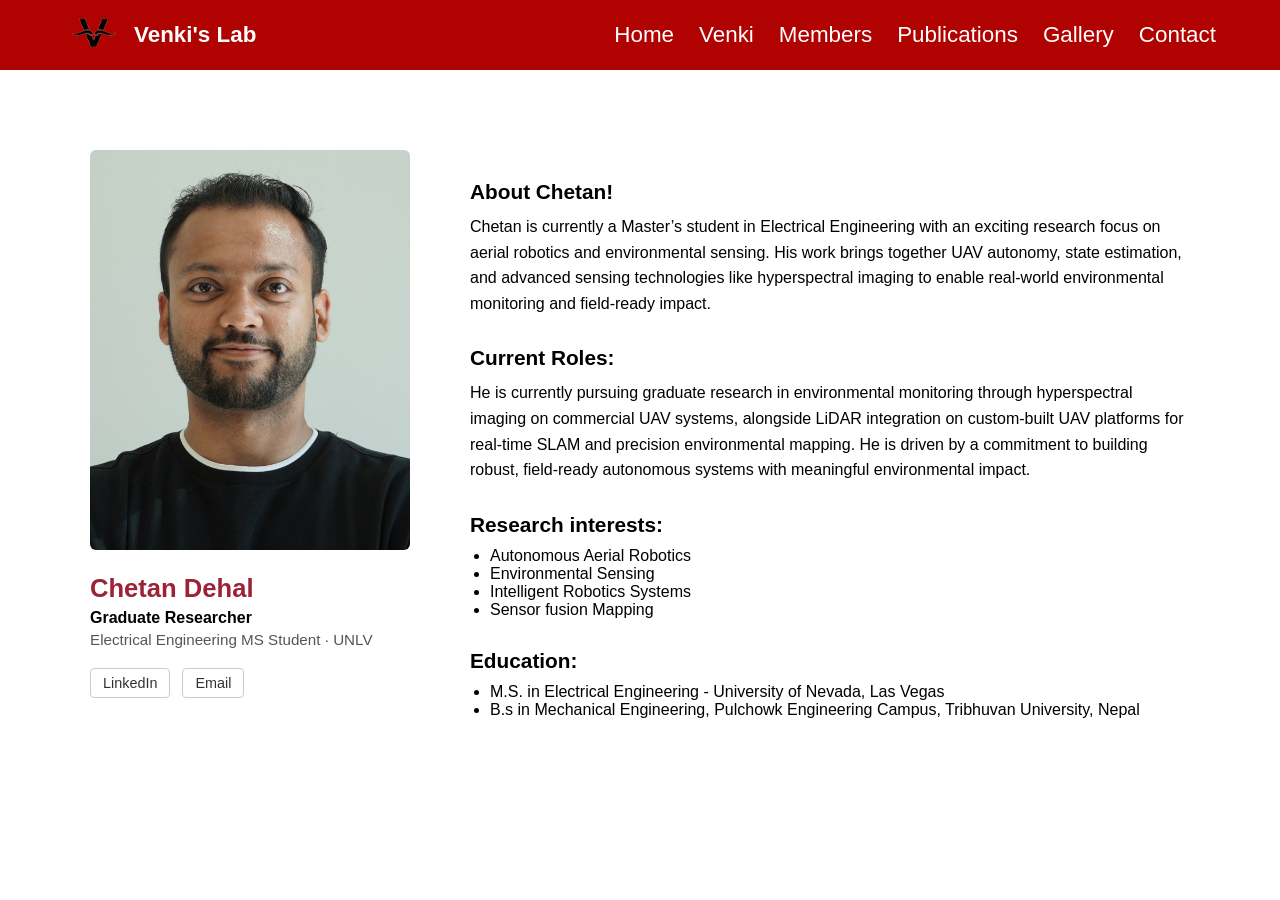
<file: chetan.html>
<!DOCTYPE html>
<html lang="en">
<head>
    <meta charset="UTF-8">
    <title> Chetan Dehal | Venki's Research Lab</title>

    <!-- Link to your main CSS file -->
    <link rel="stylesheet" href="styles.css">
</head>
<body>

    <!-- Reuse your existing navbar -->
     <nav class="navbar">
      <div class="nav-container">
        <!-- Left: Lab Name / Logo -->
        <div class="nav-logo">
          <img src="media/venki_logo.png" alt="UNLV logo" />
          <span>Venki's Lab</span>
        </div>

        <!-- Right: Navigation Links -->
       <ul class="nav-links">
          <li><a href="index.html">Home</a></li>
          <li><a href="drVenki.html">Venki</a></li>
          <li><a href="members.html">Members</a></li>
          <li><a href="https://scholar.google.com/citations?user=OUCXJ_kAAAAJ&hl=en">Publications</a></li>
          <li><a href="gallery.html">Gallery</a></li>
          <li><a href="contact.html">Contact</a></li>
        </ul>
      </div>
    </nav>


    <!-- Profile Section -->
    <section class="profile">

        <div class="profile-container">

            <!-- LEFT SIDE -->
            <div class="profile-sidebar">
                <img src="media/Chetan_cropped.jpg" alt="Tony">

                <h1>Chetan Dehal</h1>
                <p class="profile-title">Graduate Researcher</p>
                <p class="profile-department"> Electrical Engineering MS Student · UNLV</p>

                <div class="profile-links">
                    <a href="https://www.linkedin.com/in/chetandahal/">LinkedIn</a>
                    <a href="mailto:dahalc1@unlv.nevada.edu">Email</a>
                </div>
            </div>

            <!-- RIGHT SIDE -->
            <div class="profile-content">

                <h2>About Chetan!</h2>
                <p>
                    Chetan is currently a Master’s student in Electrical 
                    Engineering with an exciting research focus on aerial 
                    robotics and environmental sensing. His work brings 
                    together UAV autonomy, state estimation, and advanced 
                    sensing technologies like hyperspectral imaging to 
                    enable real-world environmental monitoring and field-ready impact.

                </p>

                <h2>Current Roles:</h2>
                <p>
                   He is currently pursuing graduate research in 
                   environmental monitoring through hyperspectral 
                   imaging on commercial UAV systems, alongside LiDAR 
                   integration on custom-built UAV platforms for real-time 
                   SLAM and precision environmental mapping. He is driven by 
                   a commitment to building robust, field-ready autonomous 
                   systems with meaningful environmental impact.
                </p>
                <h2>Research interests:</h2>
                <ul>
                    <li>Autonomous Aerial Robotics</li>
                    <li>Environmental Sensing</li>
                    <li>Intelligent Robotics Systems</li>
                    <li>Sensor fusion Mapping</li>
                </ul>

                <h2>Education:</h2>
                <ul>
                    <li>M.S. in Electrical Engineering - University of Nevada, Las Vegas</li>
                    <li>B.s in Mechanical Engineering, Pulchowk Engineering Campus, Tribhuvan University, Nepal</li>
                </ul>

            </div>

        </div>

    </section>

</body>
</html>
</file>
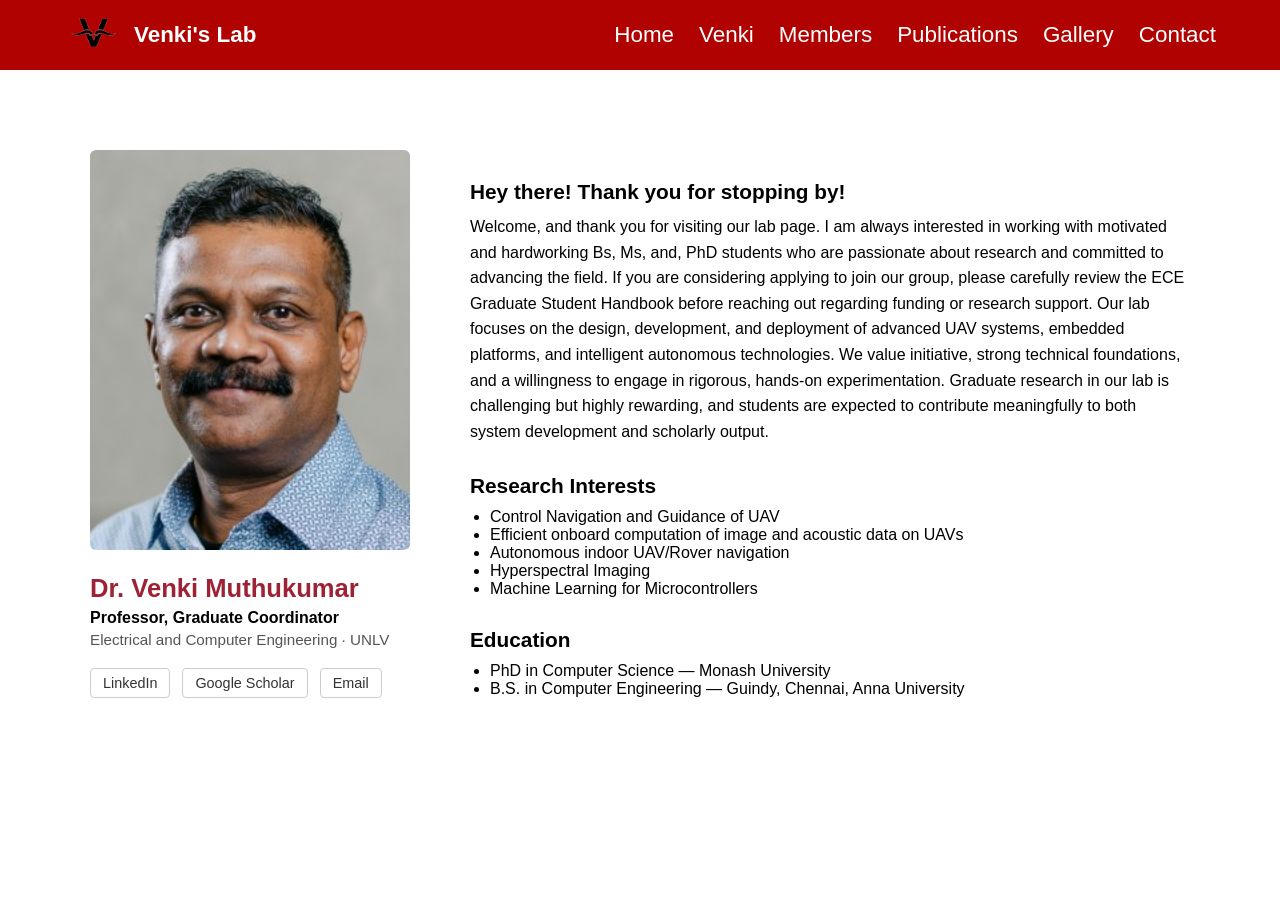
<file: drVenki.html>
<!DOCTYPE html>
<html lang="en">
<head>
    <meta charset="UTF-8">
    <title>Dr. Venki | Venki's Research Lab</title>

    <!-- Link to your main CSS file -->
    <link rel="stylesheet" href="styles.css">
</head>
<body>

    <!-- Reuse your existing navbar -->
     <nav class="navbar">
      <div class="nav-container">
        <!-- Left: Lab Name / Logo -->
        <div class="nav-logo">
          <img src="media/venki_logo.png" alt="UNLV logo" />
          <span>Venki's Lab</span>
        </div>

        <!-- Right: Navigation Links -->
       <ul class="nav-links">
          <li><a href="index.html">Home</a></li>
          <li><a href="drVenki.html">Venki</a></li>
          <li><a href="members.html">Members</a></li>
          <li><a href="https://scholar.google.com/citations?user=OUCXJ_kAAAAJ&hl=en">Publications</a></li>
          <li><a href="gallery.html">Gallery</a></li>
          <li><a href="contact.html">Contact</a></li>
        </ul>
      </div>
    </nav>

    <!-- Profile Section -->
    <section class="profile">

        <div class="profile-container">

            <!-- LEFT SIDE -->
            <div class="profile-sidebar">
                <img src="media/drVenki.jpg" alt="Gaspar J. Montoya">

                <h1>Dr. Venki Muthukumar</h1>
                <p class="profile-title">Professor, Graduate Coordinator</p>
                <p class="profile-department">Electrical and Computer Engineering · UNLV</p>

                <div class="profile-links">
                    <a href="https://www.linkedin.com/in/venkim/">LinkedIn</a>
                    <a href="https://scholar.google.com/citations?user=OUCXJ_kAAAAJ&hl=en">Google Scholar</a>
                    <a href="mailto:venkatesan.muthukumar@unlv.edu">Email</a>
                </div>
            </div>

            <!-- RIGHT SIDE -->
            <div class="profile-content">

                <h2>Hey there! Thank you for stopping by!</h2>
                <p>
                    Welcome, and thank you for visiting our lab page.
                    I am always interested in working with motivated and 
                    hardworking Bs, Ms, and, PhD students who are passionate about 
                    research and committed to advancing the field. If 
                    you are considering applying to join our group, 
                    please carefully review the ECE Graduate Student 
                    Handbook before reaching out regarding funding or 
                    research support. Our lab focuses on the design, 
                    development, and deployment of advanced UAV systems, 
                    embedded platforms, and intelligent autonomous technologies. 
                    We value initiative, strong technical foundations, and a 
                    willingness to engage in rigorous, hands-on experimentation. 
                    Graduate research in our lab is challenging but highly rewarding, 
                    and students are expected to contribute meaningfully to both 
                    system development and scholarly output.
                </p>

                <h2>Research Interests</h2>
                <ul>
                    <li>Control Navigation and Guidance of UAV</li>
                    <li>Efficient onboard computation of image and acoustic data on UAVs</li>
                    <li>Autonomous indoor UAV/Rover navigation</li>
                    <li>Hyperspectral Imaging</li>
                    <li>Machine Learning for Microcontrollers</li>
                </ul>

                <h2>Education</h2>
                <ul>
                    <li>PhD in Computer Science — Monash University</li>
                    <li>B.S. in Computer Engineering — Guindy, Chennai, Anna University</li>
                </ul>

            </div>

        </div>

    </section>

</body>
</html>
</file>
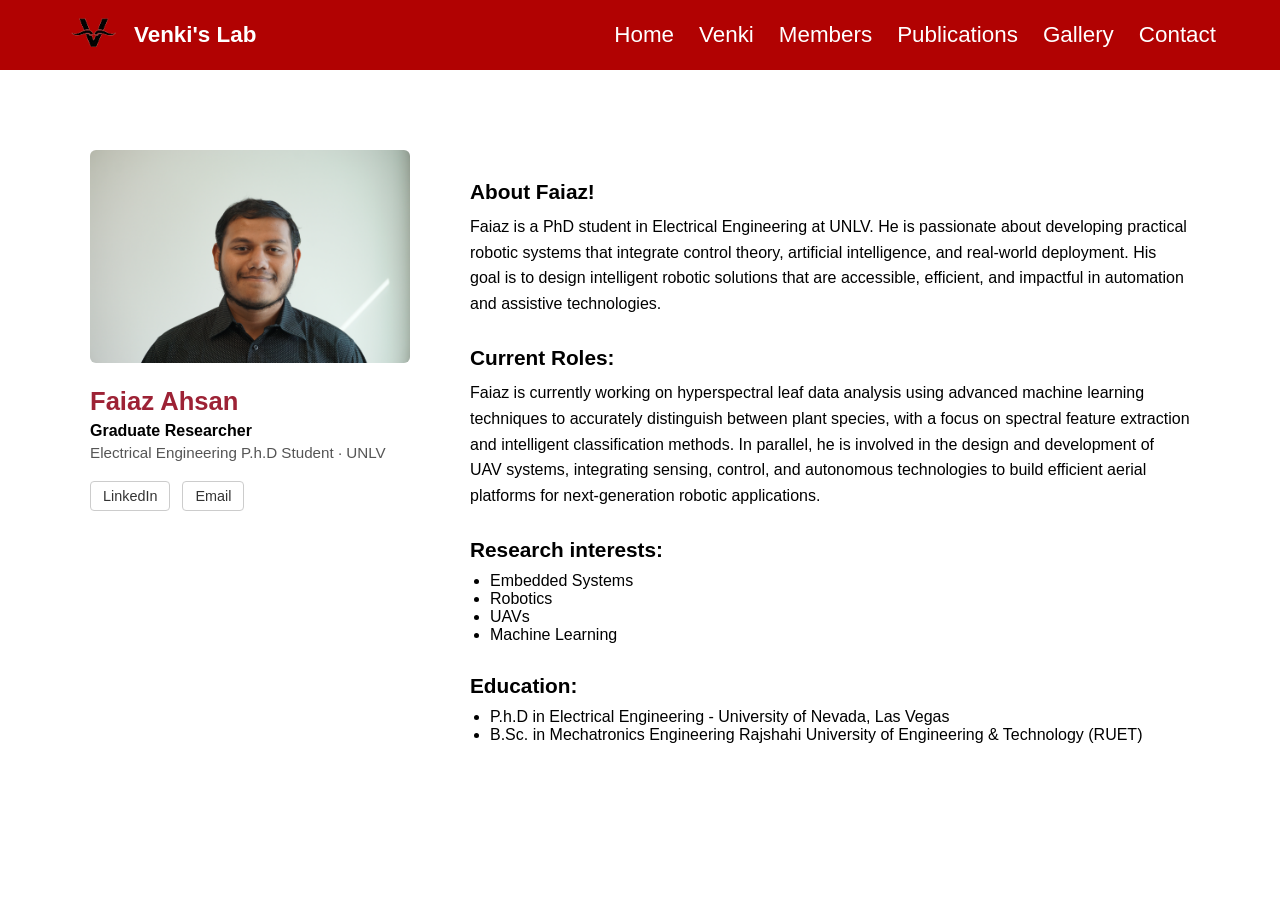
<file: Faiaz.html>
<!DOCTYPE html>
<html lang="en">
<head>
    <meta charset="UTF-8">
    <title> Faiaz Ahsan | Venki's Research Lab</title>

    <!-- Link to your main CSS file -->
    <link rel="stylesheet" href="styles.css">
</head>
<body>

    <!-- Reuse your existing navbar -->
     <nav class="navbar">
      <div class="nav-container">
        <!-- Left: Lab Name / Logo -->
        <div class="nav-logo">
          <img src="media/venki_logo.png" alt="UNLV logo" />
          <span>Venki's Lab</span>
        </div>

        <!-- Right: Navigation Links -->
       <ul class="nav-links">
          <li><a href="index.html">Home</a></li>
          <li><a href="drVenki.html">Venki</a></li>
          <li><a href="members.html">Members</a></li>
          <li><a href="https://scholar.google.com/citations?user=OUCXJ_kAAAAJ&hl=en">Publications</a></li>
          <li><a href="gallery.html">Gallery</a></li>
          <li><a href="contact.html">Contact</a></li>
        </ul>
      </div>
    </nav>

    <!-- Profile Section -->
    <section class="profile">

        <div class="profile-container">

            <!-- LEFT SIDE -->
            <div class="profile-sidebar">
                <img src="media/faiaz.JPG" alt="Faiaz">

                <h1>Faiaz Ahsan</h1>
                <p class="profile-title">Graduate Researcher</p>
                <p class="profile-department"> Electrical Engineering P.h.D Student · UNLV</p>

                <div class="profile-links">
                    <a href="https://www.linkedin.com/in/faiaz-ahsan-480280/?originalSubdomain=bd">LinkedIn</a>
                    <a href="mailto:ahsanf1@unlv.nevada.edu">Email</a>
                </div>
            </div>

            <!-- RIGHT SIDE -->
            <div class="profile-content">

                <h2>About Faiaz!</h2>
                <p>
                    Faiaz is a PhD student in Electrical Engineering 
                    at UNLV. He is passionate about developing practical 
                    robotic systems that integrate control theory, artificial 
                    intelligence, and real-world deployment. His goal is to design 
                    intelligent robotic solutions that are accessible, efficient, and 
                    impactful in automation and assistive technologies.

                </p>

                <h2>Current Roles:</h2>
                <p>
                   Faiaz is currently working on hyperspectral 
                   leaf data analysis using advanced machine learning 
                   techniques to accurately distinguish between plant 
                   species, with a focus on spectral feature extraction
                    and intelligent classification methods. In parallel, 
                    he is involved in the design and development of UAV 
                    systems, integrating sensing, control, and autonomous 
                    technologies to build efficient aerial platforms for 
                    next-generation robotic applications.
                </p>
                <h2>Research interests:</h2>
                <ul>
                    <li>Embedded Systems</li>
                    <li>Robotics</li>
                    <li>UAVs</li>
                    <li>Machine Learning</li>
                    
                </ul>

                <h2>Education:</h2>
                <ul>
                    <li>P.h.D in Electrical Engineering - University of Nevada, Las Vegas</li>
                    <li>B.Sc. in Mechatronics Engineering Rajshahi University of Engineering & Technology (RUET) </li>
                </ul>

            </div>

        </div>

    </section>

</body>
</html>
</file>
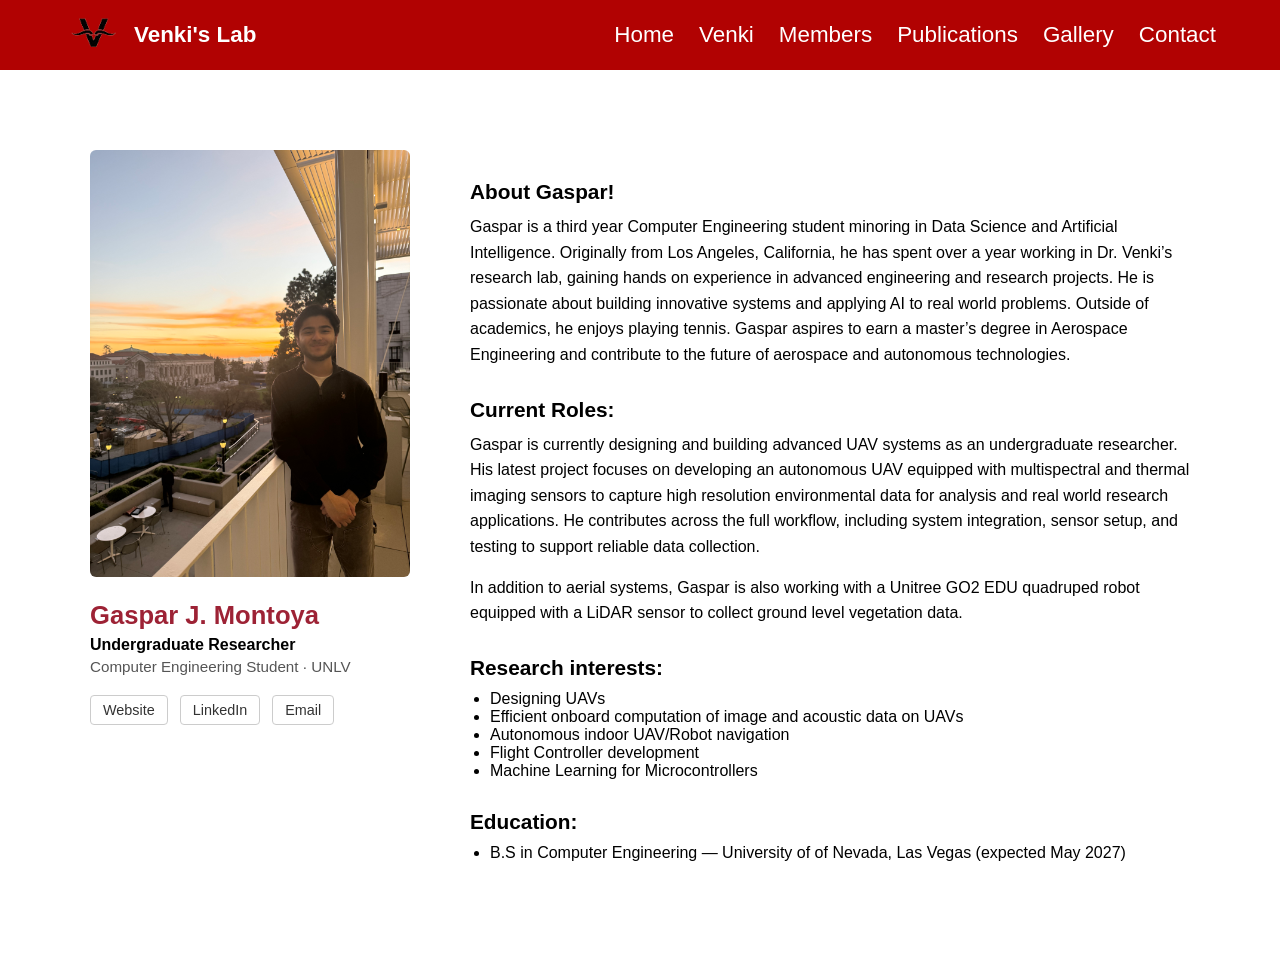
<file: Gaspar.html>
<!DOCTYPE html>
<html lang="en">
<head>
    <meta charset="UTF-8">
    <title> Gaspar J. Montoya | Venki's Research Lab</title>

    <!-- Link to your main CSS file -->
    <link rel="stylesheet" href="styles.css">
</head>
<body>

    <!-- Reuse your existing navbar -->
     <nav class="navbar">
      <div class="nav-container">
        <!-- Left: Lab Name / Logo -->
        <div class="nav-logo">
          <img src="media/venki_logo.png" alt="UNLV logo" />
          <span>Venki's Lab</span>
        </div>

       <!-- Right: Navigation Links -->
       <ul class="nav-links">
          <li><a href="index.html">Home</a></li>
          <li><a href="drVenki.html">Venki</a></li>
          <li><a href="members.html">Members</a></li>
          <li><a href="https://scholar.google.com/citations?user=OUCXJ_kAAAAJ&hl=en">Publications</a></li>
          <li><a href="gallery.html">Gallery</a></li>
          <li><a href="contact.html">Contact</a></li>
        </ul>
      </div>
    </nav>

    <!-- Profile Section -->
    <section class="profile">

        <div class="profile-container">

            <!-- LEFT SIDE -->
            <div class="profile-sidebar">
                <img src="media/gasparpfp.jpg" alt="Gaspar J. Montoya">

                <h1>Gaspar J. Montoya</h1>
                <p class="profile-title">Undergraduate Researcher</p>
                <p class="profile-department">Computer Engineering Student · UNLV</p>

                <div class="profile-links">
                    <a href="https://gasparmontoya.netlify.app/">Website</a>
                    <a href="https://www.linkedin.com/in/gaspar-montoya-22363025b/">LinkedIn</a>
                    <a href="mailto:montog3@unlv.nevada.edu">Email</a>
                </div>
            </div>

            <!-- RIGHT SIDE -->
            <div class="profile-content">

                <h2>About Gaspar!</h2>
                <p>
                    Gaspar is a third year Computer 
                    Engineering student minoring in Data Science 
                    and Artificial Intelligence. Originally from 
                    Los Angeles, California, he has spent over a 
                    year working in Dr. Venki’s research lab, gaining 
                    hands on experience in advanced engineering and 
                    research projects. He is passionate about building 
                    innovative systems and applying AI to real world problems. 
                    Outside of academics, he enjoys playing tennis. Gaspar 
                    aspires to earn a master’s degree in Aerospace Engineering 
                    and contribute to the future of aerospace and autonomous 
                    technologies.
                </p>

                <h2>Current Roles:</h2>
                <p>
                    Gaspar is currently designing and building 
                    advanced UAV systems as an undergraduate researcher. 
                    His latest project focuses on developing an autonomous 
                    UAV equipped with multispectral and thermal imaging sensors 
                    to capture high resolution environmental data for analysis 
                    and real world research applications. He contributes across 
                    the full workflow, including system integration, sensor setup, 
                    and testing to support reliable data collection. 
                </p>
                <p>
                     In addition to aerial systems, Gaspar is also working with a 
                    Unitree GO2 EDU quadruped robot equipped with a LiDAR sensor 
                    to collect ground level vegetation data.
                </p>

                <h2>Research interests:</h2>
                <ul>
                    <li>Designing UAVs </li>
                    <li>Efficient onboard computation of image and acoustic data on UAVs</li>
                    <li>Autonomous indoor UAV/Robot navigation</li>
                    <li>Flight Controller development</li>
                    <li>Machine Learning for Microcontrollers</li>
                </ul>

                <h2>Education:</h2>
                <ul>
                    <li>B.S in Computer Engineering — University of of Nevada, Las Vegas (expected May 2027)</li>
                </ul>

            </div>

        </div>

    </section>

</body>
</html>
</file>
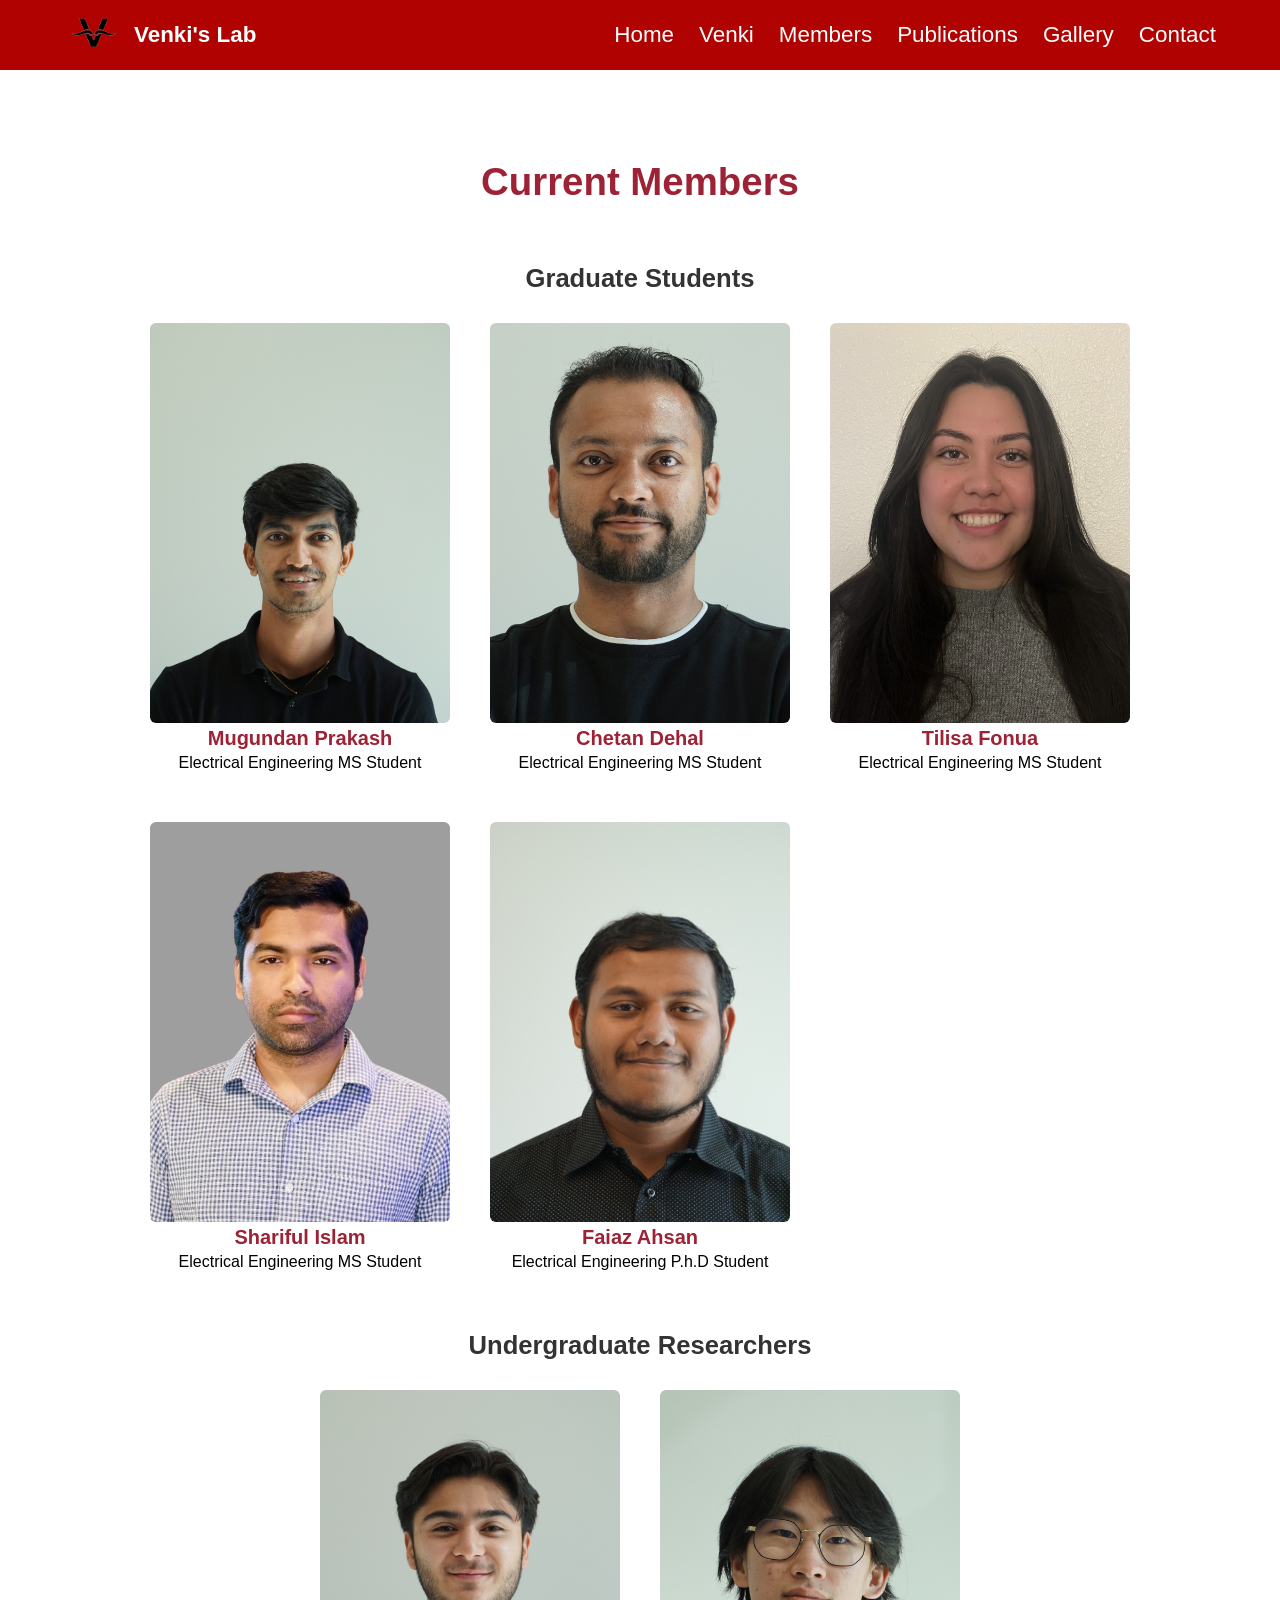
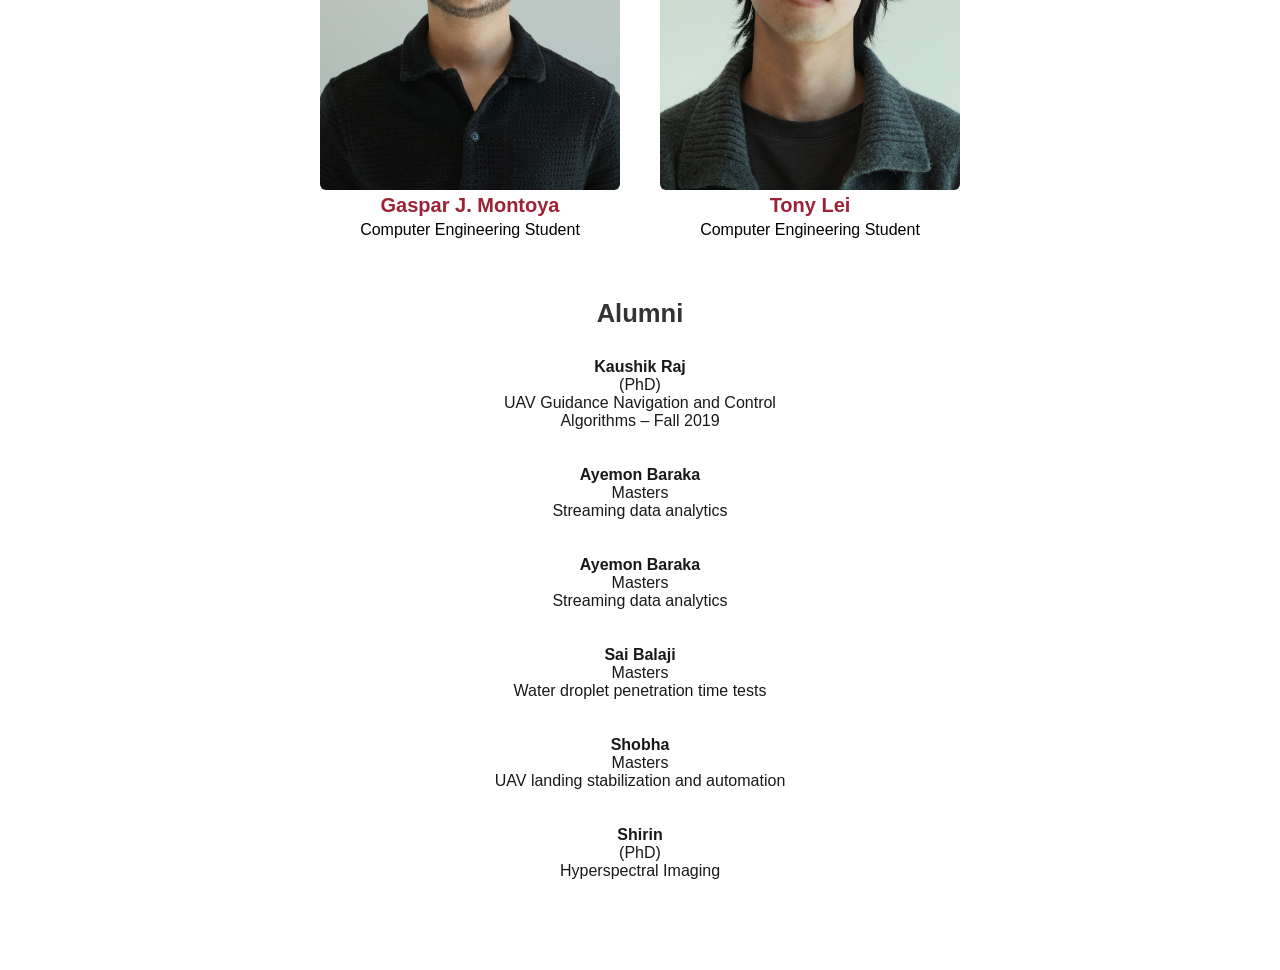
<file: members.html>
<!DOCTYPE html>
<html lang="en">
<head>
    <meta charset="UTF-8">
    <title>Lab Members | Venki's Lab</title>
    <link rel="stylesheet" href="styles.css">
</head>
<body>

    <!-- Navbar  -->
    <nav class="navbar">
      <div class="nav-container">
        <!-- Left: Lab Name / Logo -->
        <div class="nav-logo">
          <img src="media/venki_logo.png" alt="UNLV logo" />
          <span>Venki's Lab</span>
        </div>

        <!-- Right: Navigation Links -->
       <ul class="nav-links">
          <li><a href="index.html">Home</a></li>
          <li><a href="drVenki.html">Venki</a></li>
          <li><a href="members.html">Members</a></li>
          <li><a href="https://scholar.google.com/citations?user=OUCXJ_kAAAAJ&hl=en">Publications</a></li>
          <li><a href="gallery.html">Gallery</a></li>
          <li><a href="contact.html">Contact</a></li>
        </ul>
      </div>
    </nav>


    <!-- Members section -->
    <section class="members">
    <h2>Current Members</h2>

   <!-- Grad students -->

<h3 class="members-subheading">Graduate Students</h3>

<div class="members-grid">

    <div class="member-card">
        <img src="media/Mugundan.jpg" alt="Mugundan Prakash">
        <h4 class="member-name">
            <a href="mugund.html">Mugundan Prakash</a>
        </h4>
        <p class="member-role">Electrical Engineering MS Student</p>
    </div>

    <div class="member-card">
        <img src="media/Chetan_cropped.jpg" alt="Chetan">
        <h4 class="member-name">
            <a href="chetan.html">Chetan Dehal</a>
        </h4>
        <p class="member-role">Electrical Engineering MS Student</p>
    </div>

    <div class="member-card">
        <img src="media/tilisapic.jpg" alt="Tilisa">
        <h4 class="member-name">
            <a href="tilisa.html">Tilisa Fonua</a>
        </h4>
        <p class="member-role">Electrical Engineering MS Student</p>
    </div>

    <div class="member-card">
        <img src="media/SharifulHeadshot.png" alt="Shariful">
        <h4 class="member-name">
            <a href="shariful.html">Shariful Islam</a>
        </h4>
        <p class="member-role">Electrical Engineering MS Student</p>
    </div>

     <div class="member-card">
        <img src="media/faiaz.JPG" alt="Shariful">
        <h4 class="member-name">
            <a href="Faiaz.html">Faiaz Ahsan</a>
        </h4>
        <p class="member-role">Electrical Engineering P.h.D Student</p>
    </div>

</div>

    <!-- more people -->
</div>

    </div>

    <!-- Undergraduate Researchers -->
    <h3 class="members-subheading">Undergraduate Researchers</h3>
   <div class="members-grid">
    <div class="member-card">
        <img src="media/gasparheadshot.jpg" alt="Gaspar">
          <h4 class="member-name">
    <a href="Gaspar.html">Gaspar J. Montoya</a> </h4>
        <p class="member-role">Computer Engineering Student</p>
    </div>

    <div class="member-card">
        <img src="media/tony.jpg" alt="Tony">
        <h4 class="member-name">
    <a href="tony.html">Tony Lei</a> </h4>
        <p class="member-role">Computer Engineering Student</p>
    </div>
    </div>
  
    <!-- more people -->
</div>
     
        
    </div>


    <!-- Alumni -->
    <h3 class="members-subheading">Alumni</h3>
    <div class="members-grid alumni">
        <div class="member-card">
           <!-- Person 1 -->
            <h4>Kaushik Raj</h4>
            <p class="member-role">(PhD)</p>
            <p class="member-affiliation">UAV Guidance Navigation and Control Algorithms – Fall 2019</p>
           <!-- Person 2 -->
            <h4> <br></br>Ayemon Baraka</h4>
            <p class="member-role"> Masters</p>
            <p class="memb
            er-affiliation">Streaming data analytics</p>

            <!-- Person 3 -->
            <h4> <br></br>Ayemon Baraka</h4>
            <p class="member-role"> Masters</p>
            <p class="member-affiliation">Streaming data analytics</p>

            <!-- Person 4 -->
            <h4> <br></br>Sai Balaji</h4>
            <p class="member-role"> Masters</p>
            <p class="member-affiliation">Water droplet penetration time tests</p>

            <!-- Person 5 -->
            <h4> <br></br>Shobha </h4>
            <p class="member-role"> Masters</p>
            <p class="member-affiliation">UAV landing stabilization and automation</p>

            <!-- Person 6 -->
            <h4> <br></br>Shirin</h4>
            <p class="member-role"> (PhD)</p>
            <p class="member-affiliation">Hyperspectral Imaging</p>
        
        
        </div>
        
    </div>
</section>


</body>
</html>
</file>
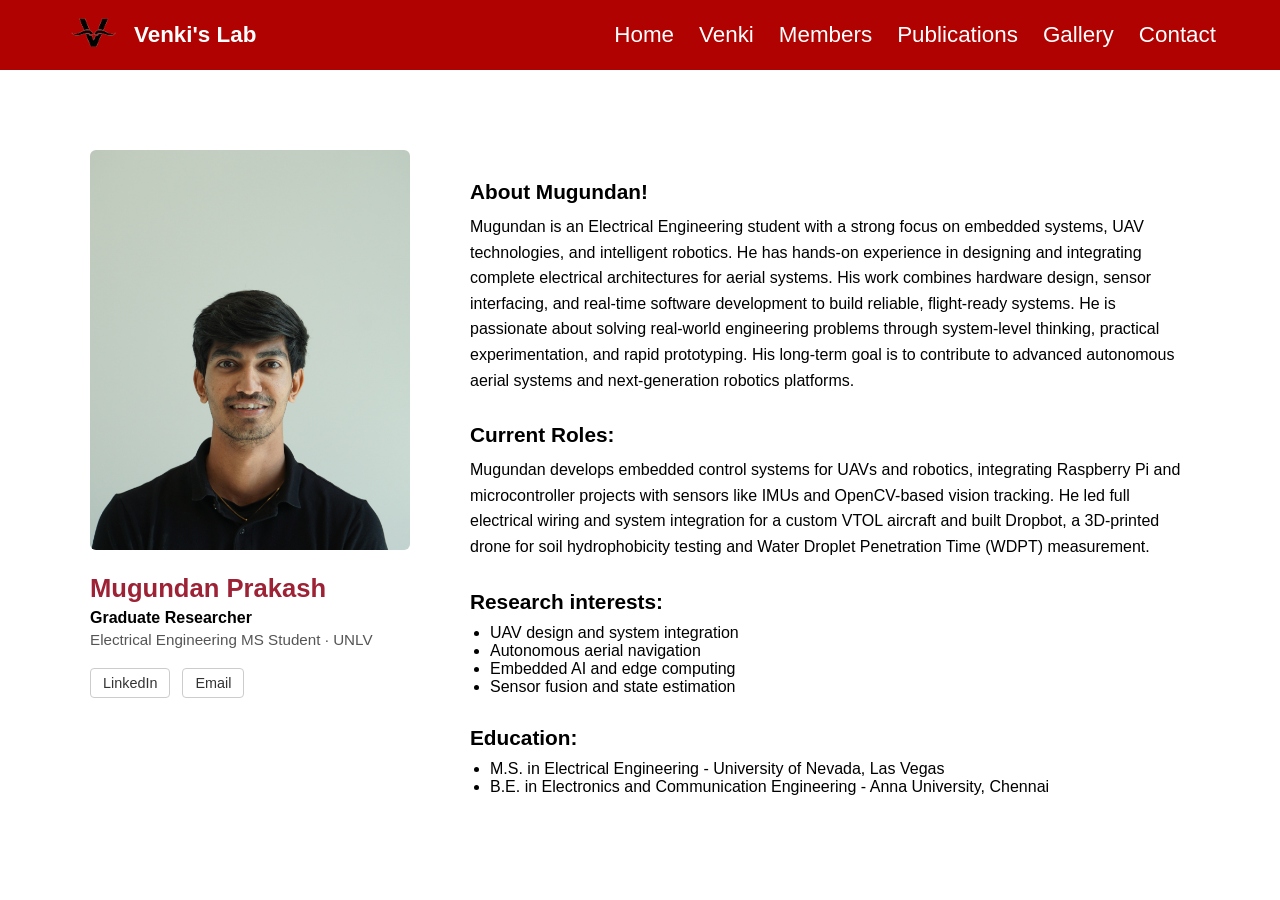
<file: mugund.html>
<!DOCTYPE html>
<html lang="en">
<head>
    <meta charset="UTF-8">
    <title> Mugundan Prakash | Venki's Research Lab</title>

    <!-- Link to your main CSS file -->
    <link rel="stylesheet" href="styles.css">
</head>
<body>

    <!-- Reuse your existing navbar -->
     <nav class="navbar">
      <div class="nav-container">
        <!-- Left: Lab Name / Logo -->
        <div class="nav-logo">
          <img src="media/venki_logo.png" alt="UNLV logo" />
          <span>Venki's Lab</span>
        </div>

        
       <!-- Right: Navigation Links -->
       <ul class="nav-links">
          <li><a href="index.html">Home</a></li>
          <li><a href="drVenki.html">Venki</a></li>
          <li><a href="members.html">Members</a></li>
          <li><a href="https://scholar.google.com/citations?user=OUCXJ_kAAAAJ&hl=en">Publications</a></li>
          <li><a href="gallery.html">Gallery</a></li>
          <li><a href="contact.html">Contact</a></li>
        </ul>
      </div>
    </nav>


    <!-- Profile Section -->
    <section class="profile">

        <div class="profile-container">

            <!-- LEFT SIDE -->
            <div class="profile-sidebar">
                <img src="media/Mugundan.jpg" alt="Tony">

                <h1>Mugundan Prakash</h1>
                <p class="profile-title">Graduate Researcher</p>
                <p class="profile-department"> Electrical Engineering MS Student · UNLV</p>

                <div class="profile-links">
                    <a href="https://www.linkedin.com/in/mugundanprakash/">LinkedIn</a>
                    <a href="mailto:pm10@unlv.nevada.edu">Email</a>
                </div>
            </div>

            <!-- RIGHT SIDE -->
            <div class="profile-content">

                <h2>About Mugundan!</h2>
                <p>
                    Mugundan is an Electrical Engineering student with a strong 
                    focus on embedded systems, UAV technologies, and intelligent 
                    robotics. He has hands-on experience in designing and integrating 
                    complete electrical architectures for aerial systems. His work 
                    combines hardware design, sensor interfacing, and real-time 
                    software development to build reliable, flight-ready systems.
                    He is passionate about solving real-world engineering problems 
                    through system-level thinking, practical experimentation, and 
                    rapid prototyping. His long-term goal is to contribute to 
                    advanced autonomous aerial systems and next-generation robotics platforms.

                </p>

                <h2>Current Roles:</h2>
                <p>
                   Mugundan develops embedded control systems for UAVs and robotics, 
                   integrating Raspberry Pi and microcontroller projects with sensors 
                   like IMUs and OpenCV-based vision tracking. He led full electrical 
                   wiring and system integration for a custom VTOL aircraft and built 
                   Dropbot, a 3D-printed drone for soil hydrophobicity testing and Water 
                   Droplet Penetration Time (WDPT) measurement.
                </p>
                <h2>Research interests:</h2>
                <ul>
                    <li>UAV design and system integration </li>
                    <li>Autonomous aerial navigation</li>
                    <li>Embedded AI and edge computing</li>
                    <li>Sensor fusion and state estimation</li>
                </ul>

                <h2>Education:</h2>
                <ul>
                    <li>M.S. in Electrical Engineering - University of Nevada, Las Vegas</li>
                    <li>B.E.  in Electronics and Communication Engineering - Anna University, Chennai</li>
                </ul>

            </div>

        </div>

    </section>

</body>
</html>
</file>
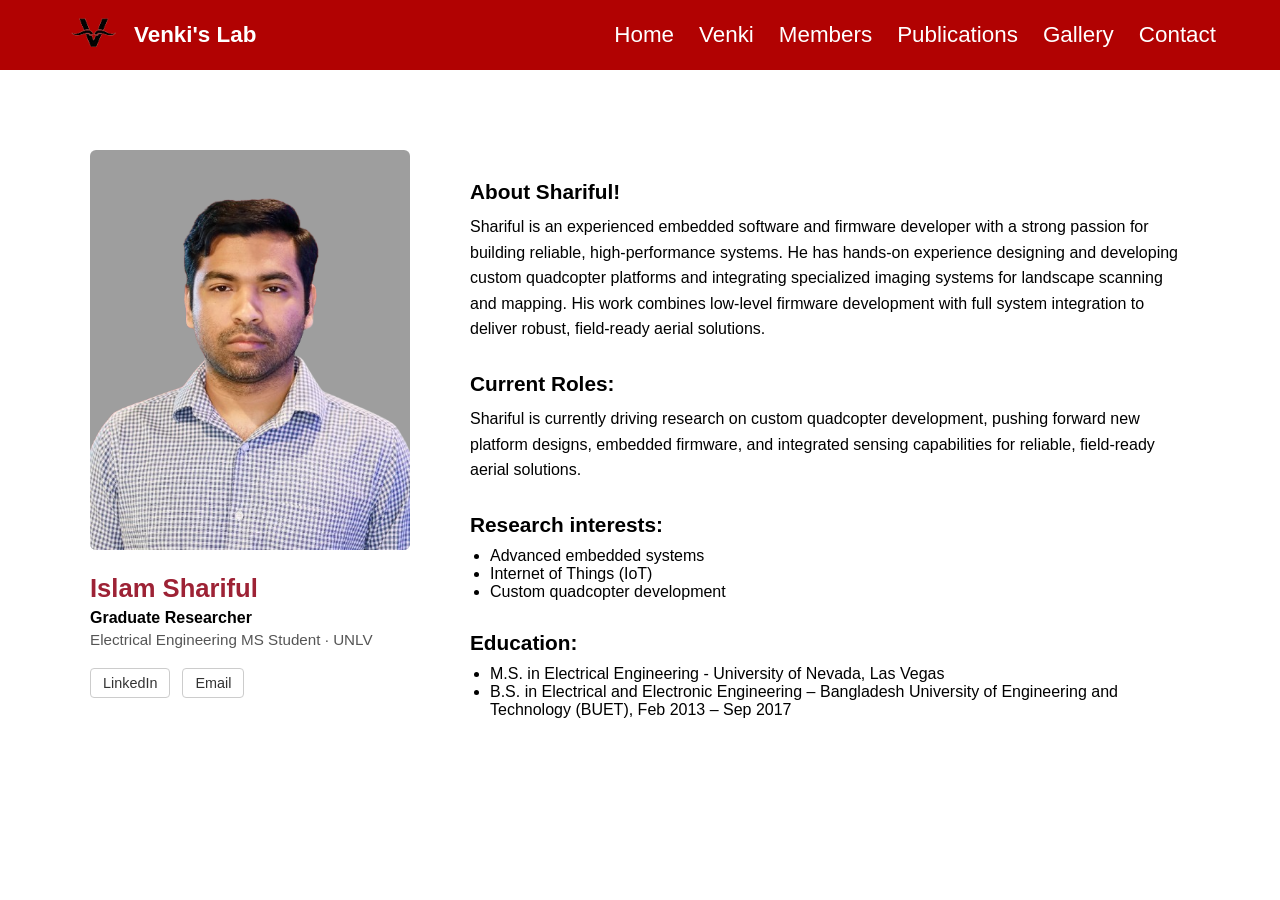
<file: shariful.html>
<!DOCTYPE html>
<html lang="en">
<head>
    <meta charset="UTF-8">
    <title> Shariful Islam | Venki's Research Lab</title>

    <!-- Link to your main CSS file -->
    <link rel="stylesheet" href="styles.css">
</head>
<body>

    <!-- Reuse your existing navbar -->
     <nav class="navbar">
      <div class="nav-container">
        <!-- Left: Lab Name / Logo -->
        <div class="nav-logo">
          <img src="media/venki_logo.png" alt="UNLV logo" />
          <span>Venki's Lab</span>
        </div>

        <!-- Right: Navigation Links -->
       <ul class="nav-links">
          <li><a href="index.html">Home</a></li>
          <li><a href="drVenki.html">Venki</a></li>
          <li><a href="members.html">Members</a></li>
          <li><a href="https://scholar.google.com/citations?user=OUCXJ_kAAAAJ&hl=en">Publications</a></li>
          <li><a href="gallery.html">Gallery</a></li>
          <li><a href="contact.html">Contact</a></li>
        </ul>
      </div>
    </nav>


    <!-- Profile Section -->
    <section class="profile">

        <div class="profile-container">

            <!-- LEFT SIDE -->
            <div class="profile-sidebar">
                <img src="media/SharifulHeadshot.png" alt="Shariful">

                <h1>Islam Shariful</h1>
                <p class="profile-title">Graduate Researcher</p>
                <p class="profile-department"> Electrical Engineering MS Student · UNLV</p>

                <div class="profile-links">
                    <a href="https://www.linkedin.com/in/sislam128//">LinkedIn</a>
                    <a href="mailto:islamm8@unlv.nevada.edu">Email</a>
                </div>
            </div>

            <!-- RIGHT SIDE -->
            <div class="profile-content">

                <h2>About Shariful!</h2>
                <p>
                    Shariful is an experienced embedded 
                    software and firmware developer with a strong 
                    passion for building reliable, high-performance 
                    systems. He has hands-on experience designing and 
                    developing custom quadcopter platforms and integrating 
                    specialized imaging systems for landscape scanning and 
                    mapping. His work combines low-level firmware development
                     with full system integration to deliver robust, field-ready aerial solutions.

                </p>

                <h2>Current Roles:</h2>
                <p>
                   Shariful is currently driving 
                   research on custom quadcopter development, 
                   pushing forward new platform designs, embedded 
                   firmware, and integrated sensing capabilities for 
                   reliable, field-ready aerial solutions.
                </p>
                <h2>Research interests:</h2>
                <ul>
                    <li>Advanced embedded systems</li>
                    <li>Internet of Things (IoT)</li>
                    <li>Custom quadcopter development</li>
                    
                </ul>

                <h2>Education:</h2>
                <ul>
                    <li>M.S. in Electrical Engineering - University of Nevada, Las Vegas</li>
                    <li>B.S. in Electrical and Electronic Engineering – Bangladesh University of Engineering and Technology (BUET), Feb 2013 – Sep 2017</li>
                </ul>

            </div>

        </div>

    </section>

</body>
</html>
</file>
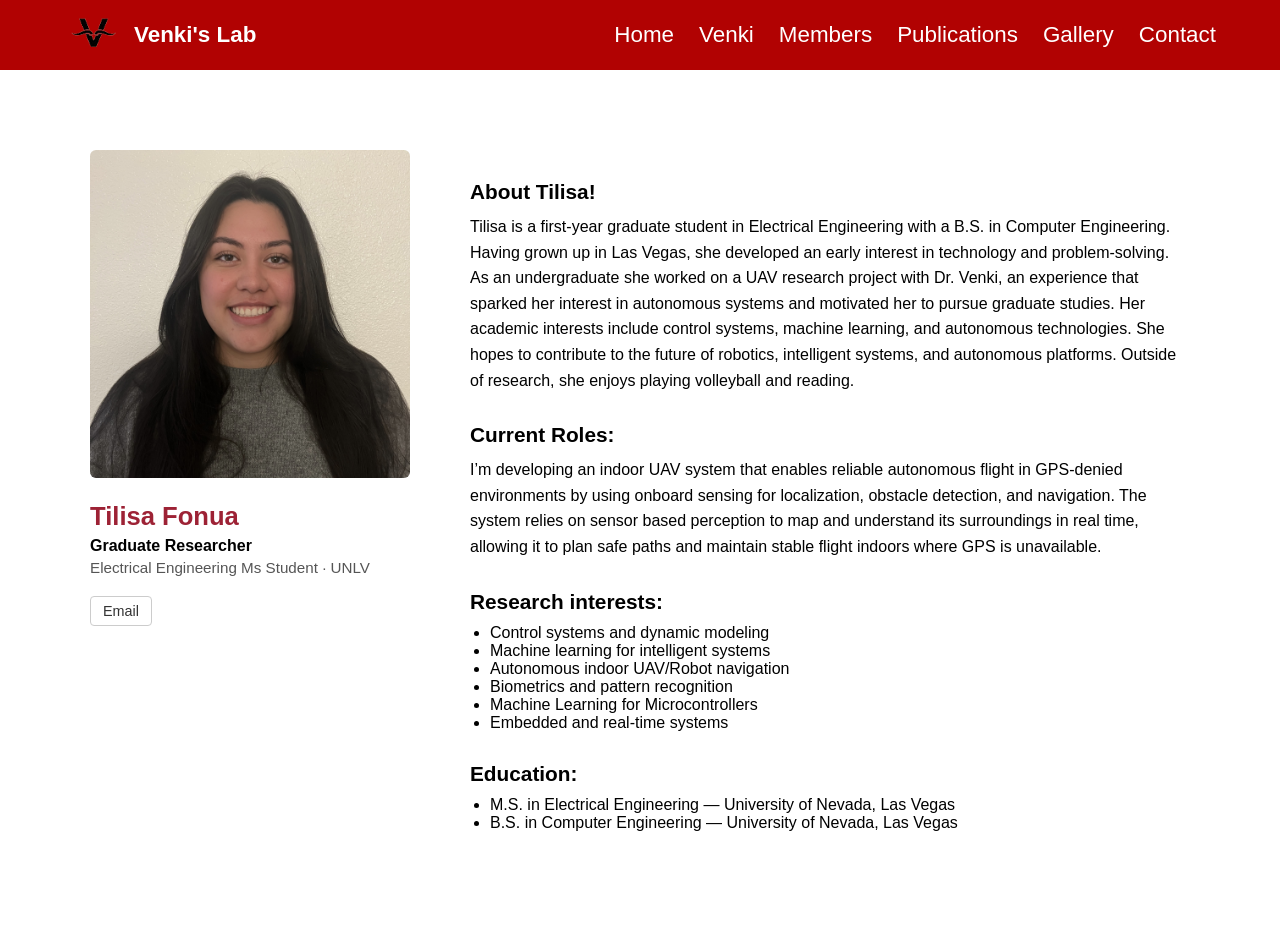
<file: tilisa.html>
<!DOCTYPE html>
<html lang="en">
<head>
    <meta charset="UTF-8">
    <title> Tilisa Fonua | Venki's Research Lab</title>

    <!-- Link to your main CSS file -->
    <link rel="stylesheet" href="styles.css">
</head>
<body>

    <!-- Reuse your existing navbar -->
     <nav class="navbar">
      <div class="nav-container">
        <!-- Left: Lab Name / Logo -->
        <div class="nav-logo">
          <img src="media/venki_logo.png" alt="UNLV logo" />
          <span>Venki's Lab</span>
        </div>

        <!-- Right: Navigation Links -->
       <ul class="nav-links">
          <li><a href="index.html">Home</a></li>
          <li><a href="drVenki.html">Venki</a></li>
          <li><a href="members.html">Members</a></li>
          <li><a href="https://scholar.google.com/citations?user=OUCXJ_kAAAAJ&hl=en">Publications</a></li>
          <li><a href="gallery.html">Gallery</a></li>
          <li><a href="contact.html">Contact</a></li>
        </ul>
      </div>
    </nav>


    <!-- Profile Section -->
    <section class="profile">

        <div class="profile-container">

            <!-- LEFT SIDE -->
            <div class="profile-sidebar">
                <img src="media/tilisapic.jpg" alt="Gaspar J. Montoya">

                <h1>Tilisa Fonua</h1>
                <p class="profile-title">Graduate Researcher</p>
                <p class="profile-department">Electrical Engineering Ms Student · UNLV</p>

                <div class="profile-links">
                    <a href="mailto:fonuai1@unlv.nevada.edu">Email</a>
                </div>
            </div>

            <!-- RIGHT SIDE -->
            <div class="profile-content">

                <h2>About Tilisa!</h2>
                <p>
                    Tilisa is a first-year graduate student in 
                    Electrical Engineering with a B.S. in Computer 
                    Engineering. Having grown up in Las Vegas, she 
                    developed an early interest in technology and 
                    problem-solving. As an undergraduate she worked 
                    on a UAV research project with Dr. Venki, an experience 
                    that sparked her interest in autonomous systems and motivated 
                    her to pursue graduate studies. Her academic interests include 
                    control systems, machine learning, and autonomous technologies. 
                    She hopes to contribute to the future of robotics, intelligent 
                    systems, and autonomous platforms. Outside of research, she enjoys 
                    playing volleyball and reading. 
                </p>

                <h2>Current Roles:</h2>
                <p>
                    I’m developing an indoor UAV system that 
                    enables reliable autonomous flight in GPS-denied 
                    environments by using onboard sensing for localization, 
                    obstacle detection, and navigation. The system relies on 
                    sensor based perception to map and understand its surroundings 
                    in real time, allowing it to plan safe paths and maintain stable 
                    flight indoors where GPS is unavailable.
                </p>
                <h2>Research interests:</h2>
                <ul>
                    <li>Control systems and dynamic modeling </li>
                    <li>Machine learning for intelligent systems</li>
                    <li>Autonomous indoor UAV/Robot navigation</li>
                    <li>Biometrics and pattern recognition</li>
                    <li>Machine Learning for Microcontrollers</li>
                    <li>Embedded and real-time systems</li>
                </ul>

                <h2>Education:</h2>
                <ul>
                    <li>M.S. in Electrical Engineering — University of Nevada, Las Vegas</li>
                    <li>B.S. in Computer Engineering — University of Nevada, Las Vegas</li>
                </ul>

            </div>

        </div>

    </section>

</body>
</html>
</file>
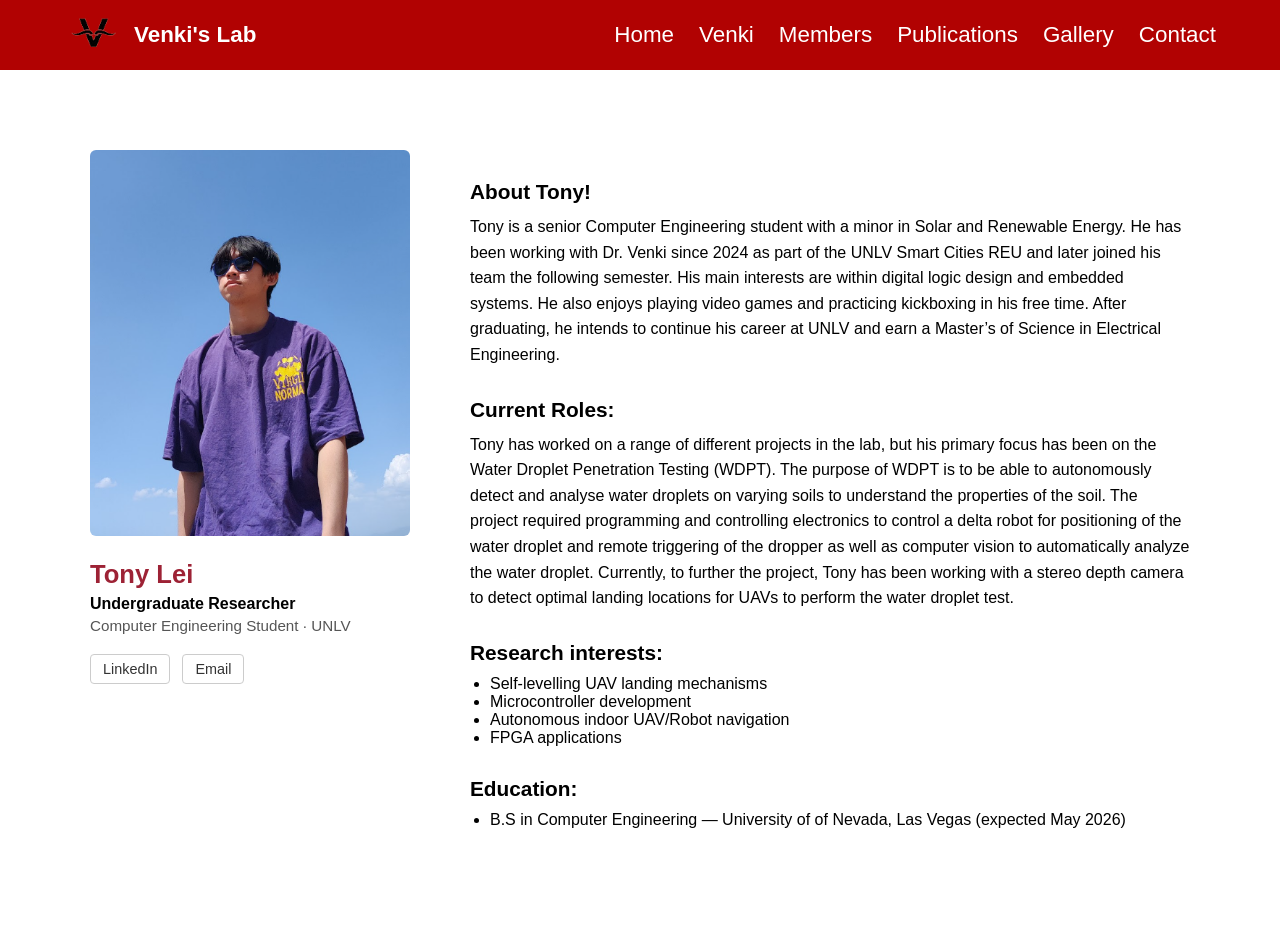
<file: tony.html>
<!DOCTYPE html>
<html lang="en">
<head>
    <meta charset="UTF-8">
    <title> Tony Lei | Venki's Research Lab</title>

    <!-- Link to your main CSS file -->
    <link rel="stylesheet" href="styles.css">
</head>
<body>

    <!-- Reuse your existing navbar -->
     <nav class="navbar">
      <div class="nav-container">
        <!-- Left: Lab Name / Logo -->
        <div class="nav-logo">
          <img src="media/venki_logo.png" alt="UNLV logo" />
          <span>Venki's Lab</span>
        </div>

        <!-- Right: Navigation Links -->
       <ul class="nav-links">
          <li><a href="index.html">Home</a></li>
          <li><a href="drVenki.html">Venki</a></li>
          <li><a href="members.html">Members</a></li>
          <li><a href="https://scholar.google.com/citations?user=OUCXJ_kAAAAJ&hl=en">Publications</a></li>
          <li><a href="gallery.html">Gallery</a></li>
          <li><a href="contact.html">Contact</a></li>
        </ul>
      </div>
    </nav>


    <!-- Profile Section -->
    <section class="profile">

        <div class="profile-container">

            <!-- LEFT SIDE -->
            <div class="profile-sidebar">
                <img src="media/tonypic.png" alt="Tony">

                <h1>Tony Lei</h1>
                <p class="profile-title">Undergraduate Researcher</p>
                <p class="profile-department">Computer Engineering Student · UNLV</p>

                <div class="profile-links">
                    <a href="https://www.linkedin.com/in/tony-lei-4b6957292/">LinkedIn</a>
                    <a href="mailto:leit2@unlv.nevada.edu">Email</a>
                </div>
            </div>

            <!-- RIGHT SIDE -->
            <div class="profile-content">

                <h2>About Tony!</h2>
                <p>
                    Tony is a senior Computer Engineering 
                    student with a minor in Solar and Renewable 
                    Energy. He has been working with Dr. Venki since 
                    2024 as part of the UNLV Smart Cities REU and later 
                    joined his team the following semester. His main 
                    interests are within digital logic design and embedded 
                    systems. He also enjoys playing video games and practicing 
                    kickboxing in his free time. After graduating, he intends to 
                    continue his career at UNLV and earn a Master’s of Science 
                    in Electrical Engineering.

                </p>

                <h2>Current Roles:</h2>
                <p>
                    Tony has worked on a range of different 
                    projects in the lab, but his primary focus
                     has been on the Water Droplet Penetration Testing 
                     (WDPT). The purpose of WDPT is to be able to autonomously 
                     detect and analyse water droplets on varying soils to understand 
                     the properties of the soil. The project required programming and 
                     controlling electronics to control a delta robot for positioning 
                     of the water droplet and remote triggering of the dropper as well 
                     as computer vision to automatically analyze the water droplet. 
                     Currently, to further the project, Tony has been working with a 
                     stereo depth camera to detect optimal landing locations for UAVs 
                     to perform the water droplet test.
                </p>
                <h2>Research interests:</h2>
                <ul>
                    <li>Self-levelling UAV landing mechanisms </li>
                    <li>Microcontroller development</li>
                    <li>Autonomous indoor UAV/Robot navigation</li>
                    <li>FPGA applications</li>
                </ul>

                <h2>Education:</h2>
                <ul>
                    <li>B.S in Computer Engineering — University of of Nevada, Las Vegas (expected May 2026)</li>
                </ul>

            </div>

        </div>

    </section>

</body>
</html>
</file>
<file: styles.css>
/* Reset default browser spacing */
* {
    margin: 0;
    padding: 0;
    box-sizing: border-box;
}

/* Navbar background */
.navbar {
    background-color: #B10202; /* UNLV Scarlet */
    width: 100%;
    height: 70px;
    display: flex;
    align-items: center;
}

/* Inner container */
.nav-container {
    width: 90%;
    max-width: 2000px;
    margin: 0 auto;

    display: flex;
    justify-content: space-between;
    align-items: center;
}

/* Lab name / logo */
.nav-logo {
    display: flex;
    align-items: center;
    gap: 10px;
}

/* Venki's logo */
.nav-logo img {
    height: 60px;
    width: auto;
} 

/* Logo Text */
.nav-logo span {
    color: #FFFFFF;
    font-size: 1.4rem;
    font-weight: bold;
    font-family: Arial, Helvetica, sans-serif;
}

/* Navigation links */
.nav-links {
    list-style: none;
    display: flex;
    gap: 25px;
}

/* Link styling */
.nav-links a {
    color: #FFFFFF;
    text-decoration: none;
    font-size: 1.4rem;
    font-family: Arial, Helvetica, sans-serif;
    transition: opacity 0.2s ease;
}

/* Hover effect */
.nav-links a:hover {
    opacity: 0.75;
}


/* Hero section */
.hero {
    position: relative;
    min-height: calc(100vh - 70px);
    width: 100%;

    background-image: url("media/RedDronePhoto.JPG");
    background-size: cover;
    background-position: center;
    background-repeat: no-repeat;

    display: flex;
    align-items: center;
    justify-content: center;
}

/* White fade overlay */
.hero-overlay {
    position: absolute;
    inset: 0;
    background-color: rgba(255, 255, 255, 0.849);
}

/* Content on top of overlay */
.hero-content {
    position: relative;
    text-align: center;
    z-index: 1;
    transform: translateY(-10px);
    /* Hero letters */
    font-size: 1.4rem;
    font-weight: bold;
    font-family: Arial, Helvetica, sans-serif;
}


/* main page logo*/
.hero-content img {
    width: 500px;
    margin-bottom: 20px;
}

.hero-content h1 {
    font-size: 1.8rem;
    color:#000000;
    margin-bottom: 6px;
}

.hero-content h2 {
    font-size: 1.2rem;
    color: #030303;
    margin-bottom: 24px;
}

.hero-content p {
    max-width: 900px;
    font-weight: normal;
    font-size: 1.4rem;
    line-height: 1.9;
    color: #000000;
    transform: translateY(40px);
}

.hero-links a {
    color: #BA0C2F;
    text-decoration: none;
    font-weight: bold;
}

.hero-links a:hover {
    text-decoration: underline;
}

/* Members page  */


/* Page container */
.members {
    padding: 90px 40px;
    background-color: #FFFFFF;
    font-family: Arial, Helvetica, sans-serif;
}

/* Main title */
.members h2 {
    text-align: center;
    font-size: 2.4rem;
    color: #9D2235; /* UNLV scarlet */
    margin-bottom: 60px;
    font-weight: 600;
}


/* Section subheadings */
.members-subheading {
    font-size: 1.6rem;
    color: #333333;
    max-width: 1200px;
    margin: 60px auto 30px;
    text-align: center;
}

/* Members grid */
.members-grid {
    display: grid;
    grid-template-columns: repeat(auto-fit, minmax(260px, 300px));
    gap: 50px 40px;
    max-width: 1200px;
    margin: 0 auto;
    justify-content: center;   /* THIS keeps cards centered */
}


/* Individual member entry (directory style) */
.member-card {
    text-align: center;
}

/* Member photo */
.member-card img {
    width: 100%; 
    aspect-ratio: 3 / 4;        
    object-fit: cover;      
    border-radius: 6px;
}


/* Member name */
.member-name {
    font-size: 1.25rem;
    font-weight: 600;
    margin-bottom: 4px;
    text-align: center;
}

/* The actual clickable link */
.member-name a {
    text-decoration: none;
    color: #9D2235;  /* UNLV scarlet */
}

/* Hover effect */
.member-name a:hover {
    text-decoration: underline;
}

/* Member role / title */
.member-role {
    font-size: 1rem;
    color: #000000;
    text-align: center;
}

/* Alumni subtle distinction */
.members-grid.alumni .member-card {
    opacity: 0.9;
    text-align: center;
}

/* =========================
   Responsive Adjustments
========================= */
@media (max-width: 600px) {
    .members {
        padding: 70px 20px;
    }

    .member-card img {
        height: 220px;
    }

    .members-subheading {
        margin-top: 40px;
    }
}

/* memebers tabs */ 

.profile {
    padding: 80px 40px;
    background-color: #FFFFFF;
    font-family: Arial, Helvetica, sans-serif;
}

.profile-container {
    display: grid;
    grid-template-columns: 320px 1fr;
    gap: 60px;
    max-width: 1100px;
    margin: 0 auto;
}

.profile-sidebar img {
    width: 100%;
    border-radius: 6px;
    margin-bottom: 20px;
}

.profile-sidebar h1 {
    font-size: 1.6rem;
    color: #9D2235;
    margin-bottom: 6px;
}

.profile-title {
    font-weight: 600;
    margin-bottom: 4px;
}

.profile-department {
    font-size: 0.95rem;
    color: #555;
    margin-bottom: 20px;
}

.profile-links {
    display: flex;
    gap: 12px;
    flex-wrap: wrap;
}

.profile-links a {
    border: 1px solid #ccc;
    padding: 6px 12px;
    font-size: 0.9rem;
    text-decoration: none;
    color: #333;
    border-radius: 4px;
}

.profile-links a:hover {
    border-color: #9D2235;
    color: #9D2235;
}


.profile-content h2 {
    font-size: 1.3rem;
    margin-bottom: 10px;
    margin-top: 30px;
}

.profile-content p {
    line-height: 1.6;
    margin-bottom: 15px;
}

.profile-content ul {
    padding-left: 20px;
    margin-bottom: 20px;
}

/* =========================
   Contact Page with Background
========================= */

.contact {
    position: relative;
    min-height: 100vh;

    display: flex;              /* enables centering */
    align-items: center;        /* vertical center */
    justify-content: center;    /* horizontal center */

    padding: 40px;

    background-image: url("media/WhiteDronePhoto.JPG");
    background-size: cover;
    background-position: center;
    background-repeat: no-repeat;
    font-family: Arial, Helvetica, sans-serif;
}

/* White tint overlay */
.contact-overlay {
    position: absolute;
    inset: 0;
    background-color: rgba(255, 255, 255, 0.85);
}

/* Content container */
.contact-container {
    position: relative;
    z-index: 1;

    max-width: 800px;
    text-align: center;   /* center all text */
}

.contact h1 {
    font-size: 2.2rem;
    color: #9D2235;
    margin-bottom: 20px;
}

.contact-intro {
    line-height: 1.6;
    margin-bottom: 40px;
    color: #333;
}

.contact-info {
    display: grid;
    gap: 30px;
}

.contact-block h3 {
    font-size: 1.2rem;
    margin-bottom: 8px;
    color: #000;
}

.contact-block p {
    margin-bottom: 6px;
    color: #555;
}

.contact-block a {
    text-decoration: none;
    color: #9D2235;
}

.contact-block a:hover {
    text-decoration: underline;
}


/* =========================
   Gallery Page
========================= */

.gallery {
    padding: 100px 40px;
    background-color: #ffffff;
    text-align: center;
    font-family: Arial, Helvetica, sans-serif;
}

.gallery h1 {
    font-size: 2.2rem;
    color: #9D2235;
    margin-bottom: 60px;
    font-family: Arial, Helvetica, sans-serif;
}

/* =========================
   GALLERY GRID
========================= */

.gallery-grid {
    display: grid;
    grid-template-columns: repeat(auto-fill, minmax(420px, 420px));
    gap: 50px;
    justify-content: center;   /* centers entire grid */
    align-items: start;
    max-width: 1400px;
    margin: 0 auto;
}

/* =========================
   GALLERY CARD
========================= */

.gallery-item {
    width: 420px;
    text-align: center;
}

/* 
   IMAGE + VIDEO
*/

.gallery-item img,
.gallery-item video {
    width: 100%;
    height: 500px;
    object-fit: cover;
    border-radius: 8px;
    display: block;
}



.gallery-caption {
    margin-top: 12px;
    font-size: 0.95rem;
    color: #444;
    line-height: 1.4;
}
</file>
